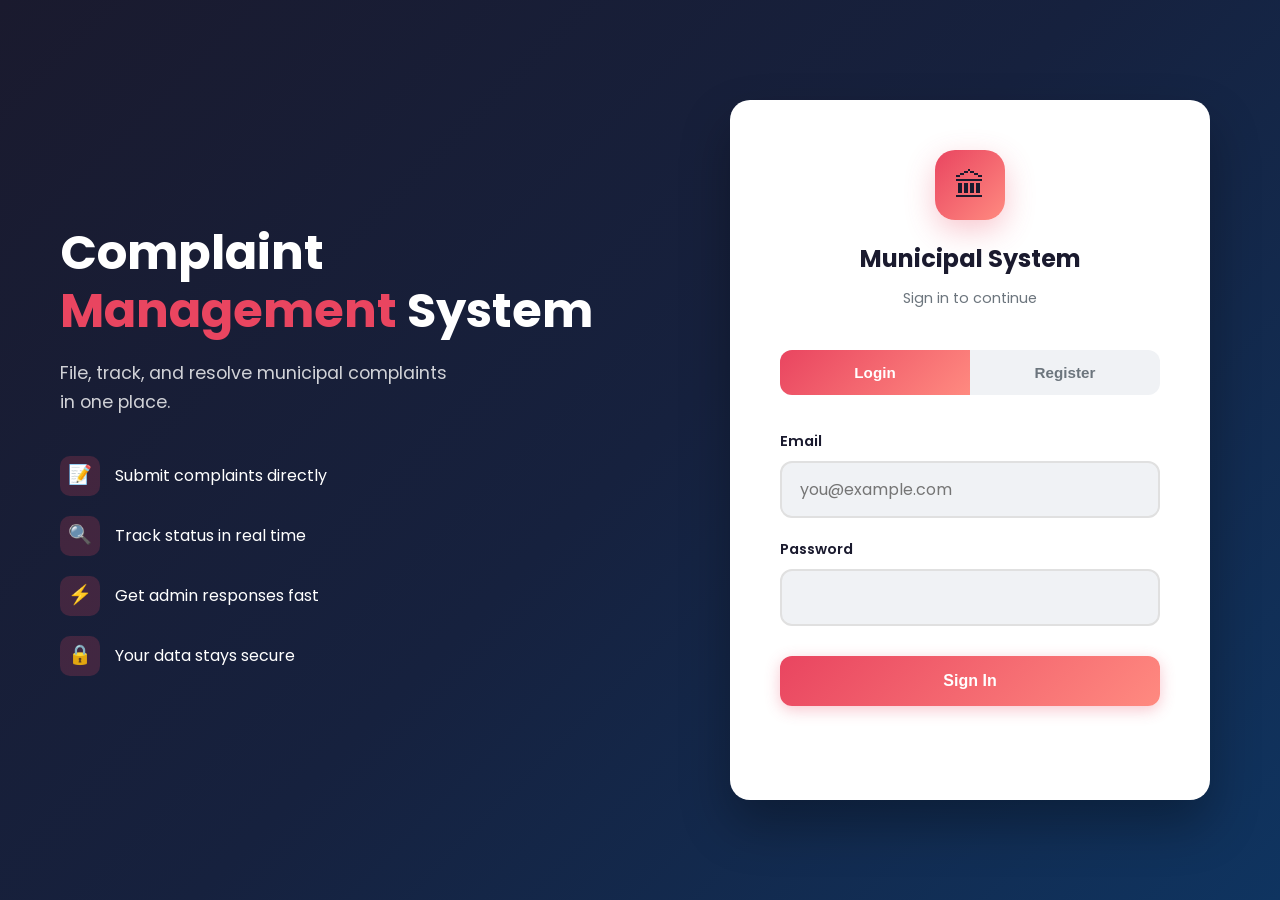
<file: index.html>
<!doctype html>
<html lang="en">
  <!-- Header Section -->
  <head>
    <meta charset="UTF-8" />
    <meta name="viewport" content="width=device-width, initial-scale=1.0" />
    <title>Municipal Complaint System</title>
    <link rel="stylesheet" href="style.css" />
    <link
      href="https://fonts.googleapis.com/css2?family=Poppins:wght@400;500;600;700&display=swap"
      rel="stylesheet"
    />
  </head>
  <!-- Main Content -->
  <body>
    <!-- Authentication Wrapper -->
    <div class="auth-wrapper">
      <!-- Left Side Content -->
      <div class="auth-left">
        <h1>Complaint <span>Management</span> System</h1>
        <p>File, track, and resolve municipal complaints in one place.</p>
        <div class="auth-features">
          <div class="auth-feature-item">
            <div class="icon">&#x1F4DD;</div>
            <span>Submit complaints directly</span>
          </div>
          <div class="auth-feature-item">
            <div class="icon">&#x1F50D;</div>
            <span>Track status in real time</span>
          </div>
          <div class="auth-feature-item">
            <div class="icon">&#x26A1;</div>
            <span>Get admin responses fast</span>
          </div>
          <div class="auth-feature-item">
            <div class="icon">&#x1F512;</div>
            <span>Your data stays secure</span>
          </div>
        </div>
      </div>

      <!-- Right Side Authentication -->
      <div class="auth-right">
        <div class="auth-box">
          <div class="auth-brand">
            <div class="logo">&#x1F3DB;</div>
            <h2>Municipal System</h2>
            <p>Sign in to continue</p>
          </div>

          <div class="auth-toggle">
            <button id="loginBtn" class="toggle-btn active">Login</button>
            <button id="registerBtn" class="toggle-btn">Register</button>
          </div>

          <form id="loginForm" class="auth-form">
            <div class="form-group">
              <label for="loginEmail">Email</label>
              <input
                type="email"
                id="loginEmail"
                required
                placeholder="you@example.com"
              />
            </div>
            <div class="form-group">
              <label for="loginPassword">Password</label>
              <input type="password" id="loginPassword" required />
            </div>
            <button type="submit" class="auth-submit-btn">Sign In</button>
            <p class="form-message" id="loginMessage"></p>
          </form>

          <form id="registerForm" class="auth-form hidden">
            <div class="form-group">
              <label for="registerName">Full Name</label>
              <input type="text" id="registerName" required />
            </div>
            <div class="form-group">
              <label for="registerEmail">Email</label>
              <input
                type="email"
                id="registerEmail"
                required
                placeholder="you@example.com"
              />
            </div>
            <div class="form-group">
              <label for="registerPassword">Password</label>
              <input
                type="password"
                id="registerPassword"
                required
                minlength="6"
              />
            </div>
            <div class="form-group">
              <label for="registerConfirmPassword">Confirm Password</label>
              <input type="password" id="registerConfirmPassword" required />
            </div>
            <button type="submit" class="auth-submit-btn">
              Create Account
            </button>
            <p class="form-message" id="registerMessage"></p>
          </form>
        </div>
      </div>
    </div>
    <!-- Scripts -->
    <script src="script.js"></script>
  </body>
</html>
</file>
<file: style.css>
/* CSS Variables */

:root {
  --primary-color: #1a1a2e;
  --secondary-color: #16213e;
  --accent-color: #0f3460;
  --highlight-color: #e94560;
  --success-color: #00d9a5;
  --warning-color: #ffc107;
  --danger-color: #ff6b6b;
  --light-bg: #f0f2f5;
  --white: #ffffff;
  --dark-text: #1a1a2e;
  --light-text: #6c757d;
  --border-color: #e0e0e0;
  --shadow: 0 4px 20px rgba(0, 0, 0, 0.08);
  --shadow-hover: 0 8px 30px rgba(0, 0, 0, 0.15);
  --transition: all 0.3s cubic-bezier(0.4, 0, 0.2, 1);
}

/* Global Styles */
* {
  margin: 0;
  padding: 0;
  box-sizing: border-box;
}

body {
  font-family: "Poppins", "Segoe UI", Tahoma, Geneva, Verdana, sans-serif;
  background: var(--light-bg);
  color: var(--dark-text);
  line-height: 1.6;
  min-height: 100vh;
}

/* Authentication Styles */
.auth-wrapper {
  min-height: 100vh;
  display: flex;
  background: linear-gradient(135deg, #1a1a2e 0%, #16213e 50%, #0f3460 100%);
}

.auth-left {
  flex: 1;
  display: flex;
  flex-direction: column;
  justify-content: center;
  padding: 60px;
  color: white;
}

.auth-left h1 {
  font-size: 3rem;
  font-weight: 700;
  margin-bottom: 20px;
  line-height: 1.2;
}

.auth-left h1 span {
  color: var(--highlight-color);
}

.auth-left p {
  font-size: 1.1rem;
  opacity: 0.8;
  max-width: 400px;
  margin-bottom: 40px;
}

.auth-features {
  display: flex;
  flex-direction: column;
  gap: 20px;
}

.auth-feature-item {
  display: flex;
  align-items: center;
  gap: 15px;
  font-size: 1rem;
}

.auth-feature-item .icon {
  width: 40px;
  height: 40px;
  background: rgba(233, 69, 96, 0.2);
  border-radius: 10px;
  display: flex;
  align-items: center;
  justify-content: center;
  font-size: 1.2rem;
}

.auth-right {
  flex: 1;
  display: flex;
  justify-content: center;
  align-items: center;
  padding: 40px;
}

.auth-box {
  background: var(--white);
  border-radius: 20px;
  box-shadow: 0 25px 50px rgba(0, 0, 0, 0.3);
  padding: 50px;
  width: 100%;
  max-width: 480px;
  animation: slideUp 0.6s ease;
}

@keyframes slideUp {
  from {
    opacity: 0;
    transform: translateY(40px);
  }
  to {
    opacity: 1;
    transform: translateY(0);
  }
}

.auth-brand {
  text-align: center;
  margin-bottom: 40px;
}

.auth-brand .logo {
  width: 70px;
  height: 70px;
  background: linear-gradient(135deg, var(--highlight-color), #ff8a80);
  border-radius: 20px;
  display: flex;
  align-items: center;
  justify-content: center;
  font-size: 2rem;
  margin: 0 auto 20px;
  box-shadow: 0 10px 30px rgba(233, 69, 96, 0.3);
}

.auth-brand h2 {
  color: var(--primary-color);
  font-size: 1.5rem;
  margin-bottom: 8px;
}

.auth-brand p {
  color: var(--light-text);
  font-size: 0.9rem;
}

.auth-toggle {
  display: flex;
  margin-bottom: 35px;
  border-radius: 12px;
  overflow: hidden;
  background: var(--light-bg);
}

.toggle-btn {
  flex: 1;
  padding: 14px;
  border: none;
  background: transparent;
  cursor: pointer;
  font-size: 0.95rem;
  font-weight: 600;
  transition: var(--transition);
  color: var(--light-text);
}

.toggle-btn.active {
  background: linear-gradient(135deg, var(--highlight-color), #ff8a80);
  color: white;
}

.toggle-btn:hover:not(.active) {
  background: rgba(233, 69, 96, 0.1);
}

.auth-form {
  display: flex;
  flex-direction: column;
  gap: 20px;
}

.form-group {
  display: flex;
  flex-direction: column;
  gap: 8px;
}

.form-group label {
  font-weight: 600;
  color: var(--dark-text);
  font-size: 0.9rem;
}

.form-group input,
.form-group select,
.form-group textarea {
  padding: 14px 18px;
  border: 2px solid var(--border-color);
  border-radius: 12px;
  font-size: 1rem;
  transition: var(--transition);
  background: var(--light-bg);
  font-family: inherit;
}

.form-group input:focus,
.form-group select:focus,
.form-group textarea:focus {
  outline: none;
  border-color: var(--highlight-color);
  background: white;
  box-shadow: 0 0 0 4px rgba(233, 69, 96, 0.1);
}

.auth-submit-btn {
  padding: 16px;
  background: linear-gradient(135deg, var(--highlight-color), #ff8a80);
  color: white;
  border: none;
  border-radius: 12px;
  font-size: 1rem;
  font-weight: 600;
  cursor: pointer;
  transition: var(--transition);
  margin-top: 10px;
  box-shadow: 0 4px 15px rgba(233, 69, 96, 0.3);
}

.auth-submit-btn:hover {
  transform: translateY(-2px);
  box-shadow: 0 8px 25px rgba(233, 69, 96, 0.4);
}

.form-message {
  text-align: center;
  padding: 12px;
  border-radius: 10px;
  font-size: 0.9rem;
}

.form-message.success {
  background: rgba(0, 217, 165, 0.1);
  color: var(--success-color);
}

.form-message.error {
  background: rgba(255, 107, 107, 0.1);
  color: var(--danger-color);
}

.hidden {
  display: none !important;
}

/* Dashboard Styles */
.dashboard-wrapper {
  display: flex;
  min-height: 100vh;
  background: var(--light-bg);
}

.sidebar {
  width: 280px;
  background: var(--primary-color);
  padding: 30px 20px;
  display: flex;
  flex-direction: column;
  position: fixed;
  height: 100vh;
  z-index: 100;
  box-shadow: 4px 0 20px rgba(0, 0, 0, 0.1);
}

.sidebar-brand {
  display: flex;
  align-items: center;
  gap: 15px;
  padding: 10px;
  margin-bottom: 40px;
}

.sidebar-brand .logo {
  width: 50px;
  height: 50px;
  background: linear-gradient(135deg, var(--highlight-color), #ff8a80);
  border-radius: 14px;
  display: flex;
  align-items: center;
  justify-content: center;
  font-size: 1.5rem;
}

.sidebar-brand h2 {
  color: white;
  font-size: 1.2rem;
  font-weight: 600;
}

.sidebar-nav {
  display: flex;
  flex-direction: column;
  gap: 8px;
  flex: 1;
}

.sidebar-btn {
  padding: 16px 20px;
  background: transparent;
  border: none;
  border-radius: 12px;
  cursor: pointer;
  font-size: 0.95rem;
  font-weight: 500;
  text-align: left;
  transition: var(--transition);
  color: rgba(255, 255, 255, 0.7);
  display: flex;
  align-items: center;
  gap: 12px;
}

.sidebar-btn:hover {
  background: rgba(255, 255, 255, 0.1);
  color: white;
}

.sidebar-btn.active {
  background: linear-gradient(135deg, var(--highlight-color), #ff8a80);
  color: white;
  box-shadow: 0 4px 15px rgba(233, 69, 96, 0.3);
}

.sidebar-btn span.icon {
  font-size: 1.2rem;
}

.sidebar-user {
  padding: 20px;
  background: rgba(255, 255, 255, 0.05);
  border-radius: 12px;
  margin-top: auto;
}

.sidebar-user-info {
  display: flex;
  align-items: center;
  gap: 12px;
  margin-bottom: 15px;
}

.sidebar-user-avatar {
  width: 45px;
  height: 45px;
  background: linear-gradient(135deg, var(--highlight-color), #ff8a80);
  border-radius: 12px;
  display: flex;
  align-items: center;
  justify-content: center;
  color: white;
  font-weight: 600;
  font-size: 1.1rem;
}

.sidebar-user-name {
  color: white;
  font-weight: 600;
  font-size: 0.95rem;
}

.sidebar-user-role {
  color: rgba(255, 255, 255, 0.5);
  font-size: 0.8rem;
}

.logout-btn {
  width: 100%;
  padding: 12px;
  background: rgba(255, 107, 107, 0.2);
  color: var(--danger-color);
  border: none;
  border-radius: 10px;
  cursor: pointer;
  font-weight: 600;
  transition: var(--transition);
}

.logout-btn:hover {
  background: var(--danger-color);
  color: white;
}

.main-content {
  flex: 1;
  margin-left: 280px;
  padding: 40px;
  min-height: 100vh;
}

.content-header {
  margin-bottom: 40px;
}

.content-header h1 {
  color: var(--primary-color);
  font-size: 2rem;
  font-weight: 700;
  margin-bottom: 8px;
}

.content-header p {
  color: var(--light-text);
  font-size: 1rem;
}

.content-section {
  display: none;
  animation: fadeIn 0.4s ease;
}

.content-section.active {
  display: block;
}

@keyframes fadeIn {
  from {
    opacity: 0;
    transform: translateY(20px);
  }
  to {
    opacity: 1;
    transform: translateY(0);
  }
}

.dashboard-top {
  display: grid;
  gap: 24px;
  margin-bottom: 40px;
}

.dashboard-hero {
  display: flex;
  align-items: center;
  justify-content: space-between;
  gap: 24px;
  padding: 28px 30px;
  border-radius: 24px;
  background: linear-gradient(
    135deg,
    rgba(15, 52, 96, 0.12),
    rgba(255, 255, 255, 0.75)
  );
  box-shadow: var(--shadow);
}

.hero-badge {
  display: inline-flex;
  align-items: center;
  justify-content: center;
  padding: 10px 16px;
  border-radius: 999px;
  background: rgba(233, 69, 96, 0.12);
  color: var(--highlight-color);
  font-size: 0.85rem;
  font-weight: 700;
  margin-bottom: 12px;
}

.dashboard-hero h1 {
  font-size: 2rem;
  margin-bottom: 12px;
  color: var(--primary-color);
}

.dashboard-hero p {
  color: var(--light-text);
  max-width: 620px;
}

.hero-action {
  padding: 16px 28px;
  border: none;
  border-radius: 16px;
  background: linear-gradient(135deg, var(--highlight-color), #ff8a80);
  color: white;
  font-weight: 700;
  font-size: 0.95rem;
  cursor: pointer;
  transition: var(--transition);
}

.hero-action:hover {
  transform: translateY(-1px);
}

.dashboard-cards {
  display: grid;
  grid-template-columns: repeat(auto-fit, minmax(220px, 1fr));
  gap: 20px;
}

.dashboard-card {
  background: white;
  border-radius: 20px;
  padding: 24px 26px;
  box-shadow: var(--shadow);
  transition: var(--transition);
}

.dashboard-card:hover {
  transform: translateY(-3px);
  box-shadow: var(--shadow-hover);
}

.dashboard-card p {
  color: var(--light-text);
  font-size: 0.95rem;
  margin-bottom: 12px;
}

.dashboard-card strong {
  display: block;
  font-size: 2.5rem;
  color: var(--primary-color);
  margin-bottom: 10px;
}

.dashboard-card span {
  color: var(--light-text);
  font-size: 0.95rem;
}

.card-highlight {
  background: linear-gradient(
    180deg,
    rgba(15, 52, 96, 0.96),
    rgba(15, 52, 96, 0.9)
  );
  color: white;
}

.card-highlight strong {
  color: white;
}

.card-highlight p,
.card-highlight span {
  color: rgba(255, 255, 255, 0.8);
}

.complaint-form-container {
  background: white;
  border-radius: 20px;
  box-shadow: var(--shadow);
  padding: 40px;
  max-width: 800px;
}

.complaint-form-container h3 {
  color: var(--primary-color);
  font-size: 1.3rem;
  margin-bottom: 30px;
  display: flex;
  align-items: center;
  gap: 12px;
}

.complaint-form-container h3::before {
  content: "";
  width: 4px;
  height: 24px;
  background: linear-gradient(135deg, var(--highlight-color), #ff8a80);
  border-radius: 2px;
}

.form-row {
  display: grid;
  grid-template-columns: 1fr 1fr;
  gap: 25px;
}

.complaint-form .form-group {
  margin-bottom: 25px;
}

.complaint-form input,
.complaint-form select,
.complaint-form textarea {
  padding: 14px 18px;
  border: 2px solid var(--border-color);
  border-radius: 12px;
  font-size: 1rem;
  transition: var(--transition);
  background: var(--light-bg);
  font-family: inherit;
}

.complaint-form input:focus,
.complaint-form select:focus,
.complaint-form textarea:focus {
  outline: none;
  border-color: var(--highlight-color);
  background: white;
  box-shadow: 0 0 0 4px rgba(233, 69, 96, 0.1);
}

.complaint-form textarea {
  resize: vertical;
  min-height: 140px;
}

.submit-btn {
  padding: 16px 40px;
  background: linear-gradient(135deg, var(--highlight-color), #ff8a80);
  color: white;
  border: none;
  border-radius: 12px;
  font-size: 1rem;
  font-weight: 600;
  cursor: pointer;
  transition: var(--transition);
  box-shadow: 0 4px 15px rgba(233, 69, 96, 0.3);
}

.submit-btn:hover {
  transform: translateY(-2px);
  box-shadow: 0 8px 25px rgba(233, 69, 96, 0.4);
}

.search-filter-bar {
  display: flex;
  flex-wrap: wrap;
  gap: 20px;
  margin-bottom: 30px;
  background: white;
  padding: 25px;
  border-radius: 16px;
  box-shadow: var(--shadow);
}

.search-box {
  flex: 1;
  min-width: 250px;
  position: relative;
}

.search-box input {
  width: 100%;
  padding: 14px 20px 14px 50px;
  border: 2px solid var(--border-color);
  border-radius: 12px;
  font-size: 1rem;
  transition: var(--transition);
  background: var(--light-bg);
}

.search-box input:focus {
  outline: none;
  border-color: var(--highlight-color);
  background: white;
}

.search-box::before {
  content: "\f002";
  font-family: "Font Awesome 6 Free";
  font-weight: 900;
  position: absolute;
  left: 18px;
  top: 50%;
  transform: translateY(-50%);
  font-size: 1.1rem;
}

.filter-group {
  display: flex;
  flex-direction: column;
  gap: 8px;
}

.filter-group label {
  font-weight: 600;
  font-size: 0.85rem;
  color: var(--light-text);
}

.filter-group select {
  padding: 12px 16px;
  border: 2px solid var(--border-color);
  border-radius: 10px;
  font-size: 0.95rem;
  min-width: 160px;
  cursor: pointer;
  transition: var(--transition);
  background: var(--light-bg);
}

.filter-group select:focus {
  outline: none;
  border-color: var(--highlight-color);
}

.complaints-grid {
  display: grid;
  grid-template-columns: repeat(auto-fill, minmax(380px, 1fr));
  gap: 25px;
}

.complaint-card {
  background: white;
  border-radius: 16px;
  box-shadow: var(--shadow);
  padding: 28px;
  transition: var(--transition);
  border: 1px solid transparent;
  position: relative;
  overflow: hidden;
}

.complaint-card::before {
  content: "";
  position: absolute;
  top: 0;
  left: 0;
  width: 4px;
  height: 100%;
  background: linear-gradient(135deg, var(--highlight-color), #ff8a80);
}

.complaint-card:hover {
  transform: translateY(-5px);
  box-shadow: var(--shadow-hover);
  border-color: var(--highlight-color);
}

.complaint-card-header {
  display: flex;
  justify-content: space-between;
  align-items: flex-start;
  margin-bottom: 18px;
}

.complaint-id {
  font-size: 0.85rem;
  color: var(--light-text);
  font-weight: 600;
  background: var(--light-bg);
  padding: 6px 12px;
  border-radius: 8px;
}

.complaint-status {
  padding: 8px 16px;
  border-radius: 20px;
  font-size: 0.8rem;
  font-weight: 700;
  text-transform: uppercase;
  letter-spacing: 0.5px;
}

.status-pending {
  background: rgba(255, 107, 107, 0.15);
  color: var(--danger-color);
}

.status-in-progress {
  background: rgba(255, 193, 7, 0.15);
  color: #d4a500;
}

.status-resolved {
  background: rgba(0, 217, 165, 0.15);
  color: #00a87d;
}

.complaint-title {
  font-size: 1.25rem;
  color: var(--primary-color);
  margin-bottom: 15px;
  font-weight: 700;
  line-height: 1.4;
}

.complaint-meta {
  display: flex;
  flex-wrap: wrap;
  gap: 18px;
  margin-bottom: 18px;
  font-size: 0.9rem;
  color: var(--light-text);
}

.complaint-meta span {
  display: flex;
  align-items: center;
  gap: 6px;
}

.complaint-description {
  color: var(--dark-text);
  margin-bottom: 20px;
  line-height: 1.7;
  display: -webkit-box;
  -webkit-line-clamp: 3;
  -webkit-box-orient: vertical;
  overflow: hidden;
}

.complaint-response {
  margin-top: 20px;
  padding: 20px;
  background: linear-gradient(
    135deg,
    rgba(0, 217, 165, 0.1),
    rgba(0, 217, 165, 0.05)
  );
  border-radius: 12px;
  border-left: 4px solid var(--success-color);
}

.complaint-response h4 {
  color: var(--success-color);
  font-size: 0.9rem;
  margin-bottom: 10px;
  display: flex;
  align-items: center;
  gap: 8px;
}

.complaint-response p {
  color: var(--dark-text);
  font-size: 0.95rem;
  line-height: 1.6;
}

.complaint-timestamp {
  font-size: 0.8rem;
  color: var(--light-text);
  margin-top: 18px;
  padding-top: 18px;
  border-top: 1px solid var(--border-color);
}

.complaint-actions {
  margin-top: 20px;
  display: flex;
  gap: 12px;
}

.action-btn {
  padding: 12px 24px;
  border: none;
  border-radius: 10px;
  cursor: pointer;
  font-size: 0.9rem;
  font-weight: 600;
  transition: var(--transition);
}

.action-btn.primary {
  background: linear-gradient(135deg, var(--highlight-color), #ff8a80);
  color: white;
  box-shadow: 0 4px 15px rgba(233, 69, 96, 0.3);
}

.action-btn.primary:hover {
  transform: translateY(-2px);
  box-shadow: 0 6px 20px rgba(233, 69, 96, 0.4);
}

/* Modal Styles */
.modal {
  position: fixed;
  top: 0;
  left: 0;
  width: 100%;
  height: 100%;
  background: rgba(26, 26, 46, 0.8);
  backdrop-filter: blur(8px);
  display: flex;
  justify-content: center;
  align-items: center;
  z-index: 1000;
  padding: 20px;
}

.modal.hidden {
  display: none;
}

.modal-content {
  background: white;
  border-radius: 20px;
  width: 100%;
  max-width: 520px;
  max-height: 90vh;
  overflow-y: auto;
  animation: modalSlideIn 0.3s ease;
  box-shadow: 0 25px 50px rgba(0, 0, 0, 0.3);
}

@keyframes modalSlideIn {
  from {
    opacity: 0;
    transform: scale(0.9) translateY(20px);
  }
  to {
    opacity: 1;
    transform: scale(1) translateY(0);
  }
}

.modal-header {
  display: flex;
  justify-content: space-between;
  align-items: center;
  padding: 25px 30px;
  border-bottom: 1px solid var(--border-color);
}

.modal-header h3 {
  color: var(--primary-color);
  font-size: 1.3rem;
  font-weight: 700;
}

.modal-close {
  background: var(--light-bg);
  border: none;
  width: 40px;
  height: 40px;
  border-radius: 12px;
  cursor: pointer;
  font-size: 1.5rem;
  color: var(--light-text);
  transition: var(--transition);
  display: flex;
  align-items: center;
  justify-content: center;
}

.modal-close:hover {
  background: var(--danger-color);
  color: white;
}

.modal-body {
  padding: 30px;
}

.complaint-details {
  background: var(--light-bg);
  padding: 20px;
  border-radius: 12px;
  margin-bottom: 25px;
}

.complaint-details p {
  margin-bottom: 12px;
  font-size: 0.95rem;
  display: flex;
  justify-content: space-between;
}

.complaint-details strong {
  color: var(--primary-color);
  font-weight: 600;
}

.complaint-details span {
  color: var(--light-text);
}

.modal-body .form-group {
  margin-bottom: 22px;
}

.modal-body select,
.modal-body textarea {
  width: 100%;
  padding: 14px 18px;
  border: 2px solid var(--border-color);
  border-radius: 12px;
  font-size: 1rem;
  transition: var(--transition);
  background: var(--light-bg);
  font-family: inherit;
}

.modal-body select:focus,
.modal-body textarea:focus {
  outline: none;
  border-color: var(--highlight-color);
  background: white;
}

.modal-body textarea {
  resize: vertical;
  min-height: 120px;
}

.empty-state {
  text-align: center;
  padding: 80px 40px;
  background: white;
  border-radius: 20px;
  box-shadow: var(--shadow);
}

.empty-state .icon {
  font-size: 4rem;
  margin-bottom: 20px;
  display: block;
}

.empty-state h3 {
  font-size: 1.5rem;
  color: var(--primary-color);
  margin-bottom: 12px;
}

.empty-state p {
  color: var(--light-text);
  font-size: 1rem;
}

/* Responsive Styles */
@media (max-width: 1200px) {
  .sidebar {
    width: 240px;
  }
  .main-content {
    margin-left: 240px;
    padding: 30px;
  }
}

@media (max-width: 992px) {
  .auth-left {
    display: none;
  }
  .auth-right {
    flex: 1;
  }
  .complaints-grid {
    grid-template-columns: 1fr;
  }
}

@media (max-width: 768px) {
  .sidebar {
    transform: translateX(-100%);
    width: 280px;
    transition: var(--transition);
  }
  .sidebar.active {
    transform: translateX(0);
  }
  .main-content {
    margin-left: 0;
    padding: 20px;
  }
  .form-row {
    grid-template-columns: 1fr;
  }
  .search-filter-bar {
    flex-direction: column;
  }
  .filter-group select {
    width: 100%;
  }
}

@media (max-width: 480px) {
  .auth-box {
    padding: 30px 25px;
  }
  .complaint-form-container {
    padding: 25px;
  }
  .complaint-card {
    padding: 20px;
  }
}
</file>
